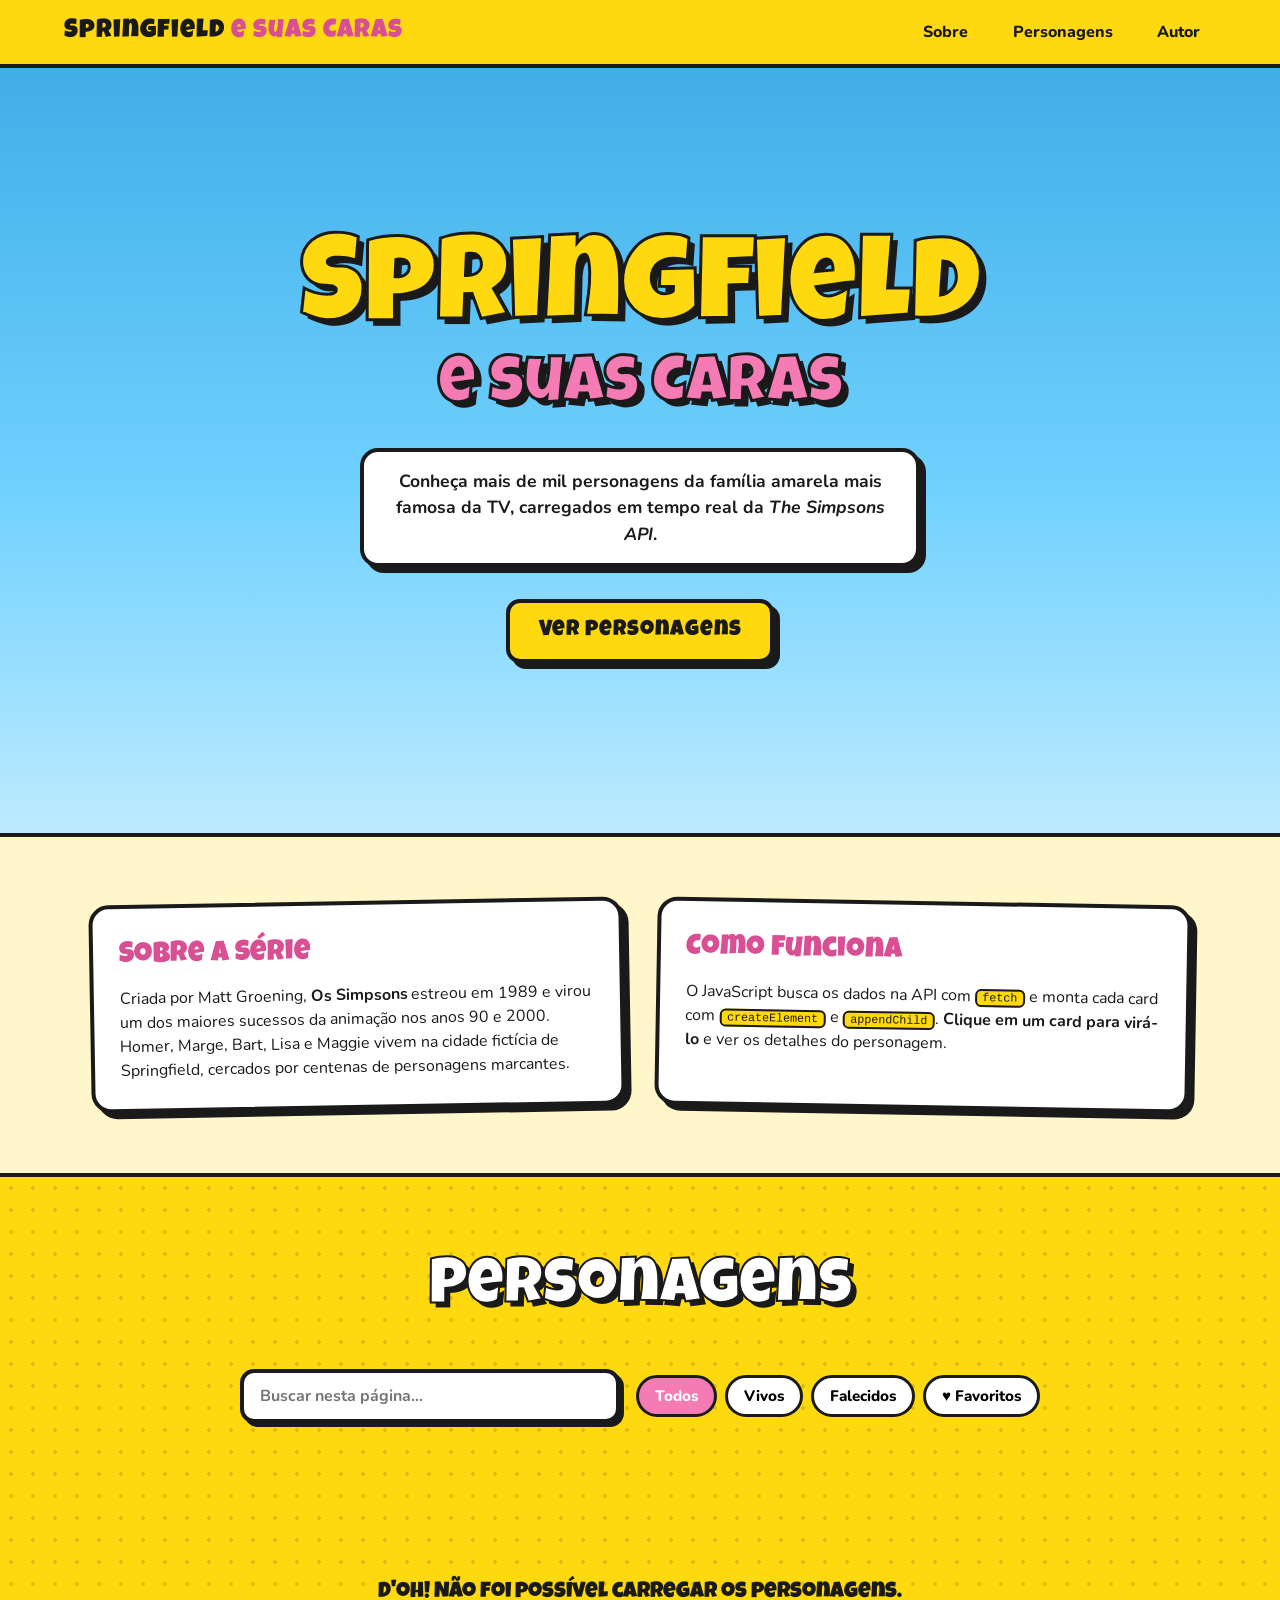
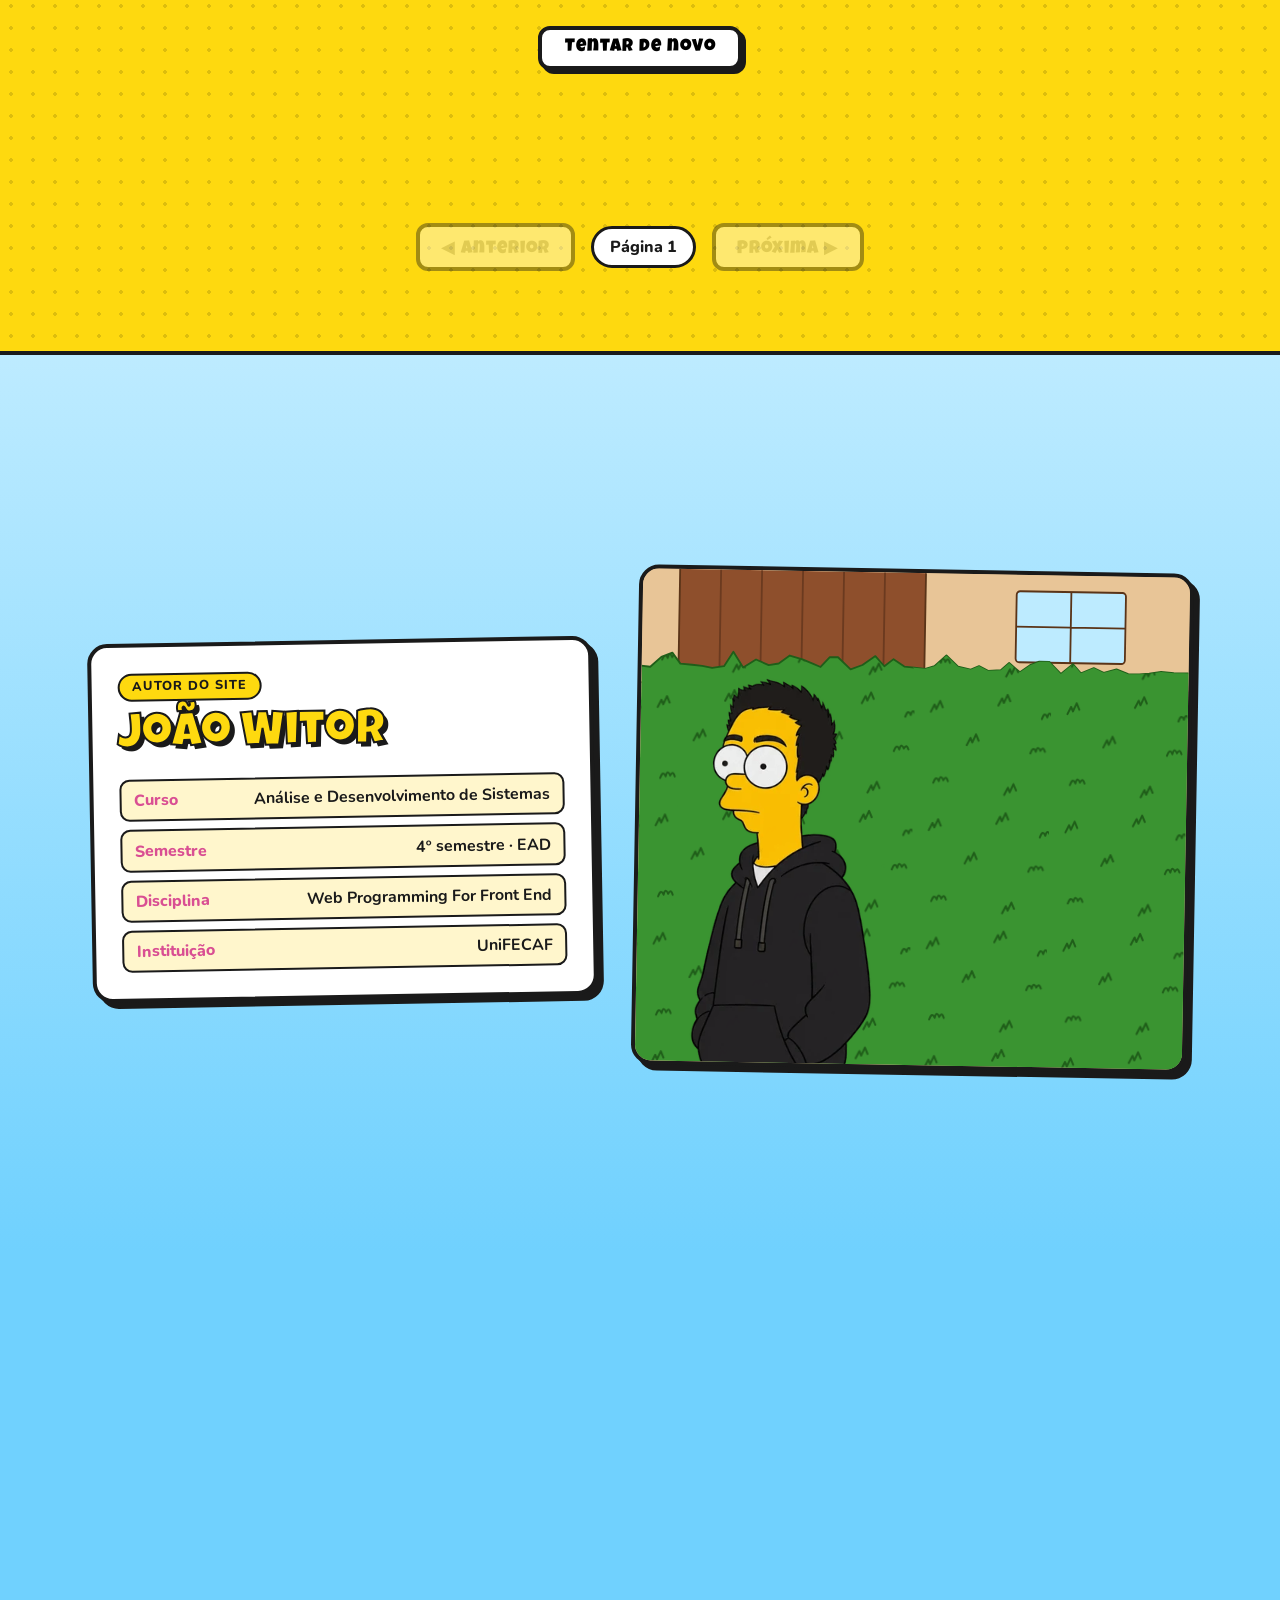
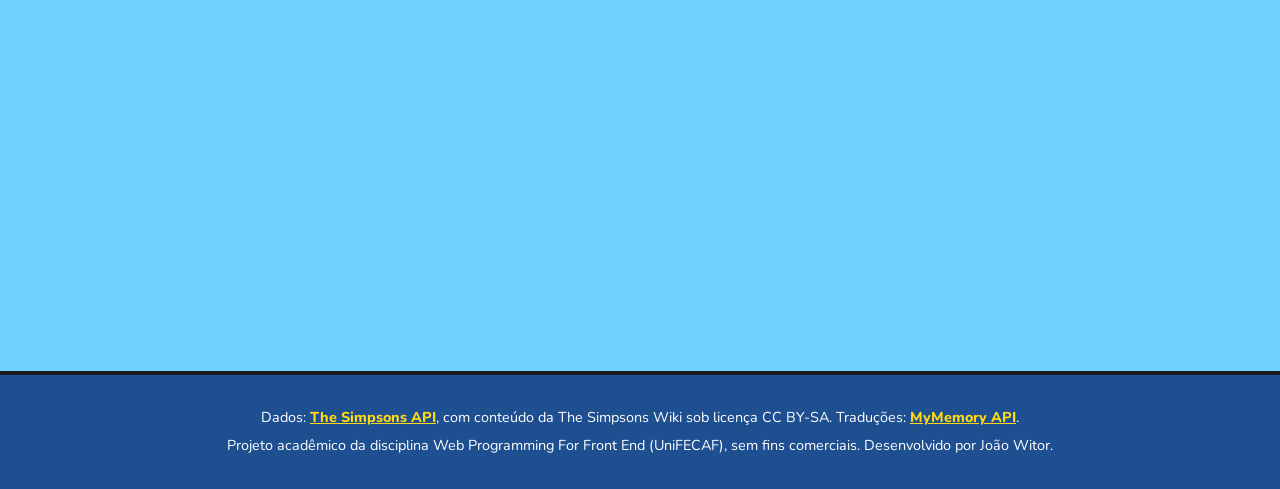
<file: index.html>
<!DOCTYPE html>
<html lang="pt-BR">
<head>
  <meta charset="UTF-8">
  <meta name="viewport" content="width=device-width, initial-scale=1.0">
  <meta name="description" content="Cards dinâmicos dos personagens de Os Simpsons, consumindo a The Simpsons API com JavaScript.">
  <title>Springfield e suas Caras | The Simpsons API</title>

  <!-- Luckiest Guy nos títulos, Nunito nos textos -->
  <link rel="preconnect" href="https://fonts.googleapis.com">
  <link rel="preconnect" href="https://fonts.gstatic.com" crossorigin>
  <link href="https://fonts.googleapis.com/css2?family=Luckiest+Guy&family=Nunito:wght@400;700;800&display=swap" rel="stylesheet">

  <link rel="stylesheet" href="css/style.css">
</head>
<body>

  <!-- Cabeçalho -->
  <header class="topo">
    <nav class="menu">
      <a href="#inicio" class="logo">Springfield<span>e suas Caras</span></a>
      <ul>
        <li><a href="#sobre">Sobre</a></li>
        <li><a href="#personagens">Personagens</a></li>
        <li><a href="#autor">Autor</a></li>
      </ul>
    </nav>
  </header>

  <!-- Abertura -->
  <section class="hero" id="inicio">
    <div class="nuvens" aria-hidden="true">
      <span class="nuvem n1"></span>
      <span class="nuvem n2"></span>
      <span class="nuvem n3"></span>
      <span class="nuvem n4"></span>
    </div>

    <h1 class="titulo-hero">
      <span>Springfield</span>
      <span>e suas Caras</span>
    </h1>

    <p class="subtitulo">
      Conheça <strong id="total">mais de mil</strong> personagens da família amarela
      mais famosa da TV, carregados em tempo real da <em>The Simpsons API</em>.
    </p>

    <a href="#personagens" class="botao">Ver personagens</a>
  </section>

  <!-- Sobre -->
  <section class="sobre" id="sobre">
    <div class="sobre-container">
      <article class="sobre-card">
        <h2>Sobre a série</h2>
        <p>
          Criada por Matt Groening, <strong>Os Simpsons</strong> estreou em 1989 e virou um
          dos maiores sucessos da animação nos anos 90 e 2000. Homer, Marge, Bart, Lisa e
          Maggie vivem na cidade fictícia de Springfield, cercados por centenas de
          personagens marcantes.
        </p>
      </article>

      <article class="sobre-card">
        <h2>Como funciona</h2>
        <p>
          O JavaScript busca os dados na API com
          <code>fetch</code> e monta cada card com <code>createElement</code> e
          <code>appendChild</code>. <strong>Clique em um card para virá-lo</strong> e ver
          os detalhes do personagem.
        </p>
      </article>
    </div>
  </section>

  <!-- Personagens -->
  <main class="personagens" id="personagens">
    <h2 class="titulo-secao">Personagens</h2>

    <div class="controles">
      <input type="search" id="busca" placeholder="Buscar nesta página..." aria-label="Buscar personagem pelo nome">

      <div class="filtros" role="group" aria-label="Filtrar personagens">
        <button type="button" class="filtro ativo" data-filtro="todos">Todos</button>
        <button type="button" class="filtro" data-filtro="vivos">Vivos</button>
        <button type="button" class="filtro" data-filtro="falecidos">Falecidos</button>
        <button type="button" class="filtro" data-filtro="favoritos">♥ Favoritos</button>
      </div>
    </div>

    <!-- Cards são criados pelo JavaScript -->
    <div id="cards" class="cards" aria-live="polite"></div>

    <p id="vazio" class="vazio" hidden>Nenhum personagem encontrado nesta página... D'oh!</p>

    <nav class="paginacao" aria-label="Paginação">
      <button type="button" id="anterior" disabled>◀ Anterior</button>
      <span id="pagina">Página 1</span>
      <button type="button" id="proxima" disabled>Próxima ▶</button>
    </nav>
  </main>

  <!-- Sobre o autor -->
  <section class="autor" id="autor">
    <div class="autor-palco">
      <div class="nuvens" aria-hidden="true">
        <span class="nuvem n1"></span>
        <span class="nuvem n4"></span>
      </div>

      <div class="autor-container">
        <article class="autor-card">
          <p class="autor-etiqueta">Autor do site</p>
          <h2>João Witor</h2>

          <dl class="autor-dados">
            <div><dt>Curso</dt><dd>Análise e Desenvolvimento de Sistemas</dd></div>
            <div><dt>Semestre</dt><dd>4º semestre · EAD</dd></div>
            <div><dt>Disciplina</dt><dd>Web Programming For Front End</dd></div>
            <div><dt>Instituição</dt><dd>UniFECAF</dd></div>
          </dl>
        </article>

        <!-- Cena onde me escondo na folhagem em referência à cena original -->
        <div class="cena" id="cena">
          <svg class="cena-svg" viewBox="0 0 600 540" role="img"
               aria-label="João Witor desenhado no estilo Os Simpsons, se escondendo atrás de uma cerca viva">
            <defs>
              <!-- Mesma textura nas duas camadas de folhagem, para não aparecer emenda -->
              <pattern id="folhagem" width="150" height="130" patternUnits="userSpaceOnUse">
                <rect width="150" height="130" fill="#3A9431"/>
                <g fill="none" stroke="#1F5E19" stroke-width="2.2" stroke-linecap="round" stroke-linejoin="round">
                  <path d="M18 22l4 -8l2 5l4 -9l3 7"/>
                  <path d="M92 14l4 -8l2 5l4 -9l3 7"/>
                  <path d="M58 58l4 -8l2 5l4 -9l3 7"/>
                  <path d="M128 66q3 -9 6 -2q2 -8 5 -1q3 -6 5 1"/>
                  <path d="M22 100q3 -9 6 -2q2 -8 5 -1q3 -6 5 1"/>
                  <path d="M100 112l4 -8l2 5l4 -9l3 7"/>
                  <path d="M140 28q3 -9 6 -2q2 -8 5 -1q3 -6 5 1"/>
                </g>
              </pattern>

              <!-- Contorno do muro -->
              <path id="formato-muro" d="M-10 102 L-1 107 L9 108 L21 97 L33 92 L42 104 L55 105 L66 106 L77 108 L90 106 L100 90 L111 107 L125 98 L139 104 L150 102 L162 93 L176 97 L186 101 L196 105 L206 94 L215 94 L229 107 L242 102 L256 92 L266 103 L276 95 L288 103 L299 104 L311 105 L321 102 L334 90 L347 102 L361 105 L370 101 L380 106 L394 105 L403 97 L415 107 L426 99 L436 95 L447 95 L460 108 L473 97 L482 107 L496 101 L507 106 L521 102 L534 107 L546 107 L557 106 L570 104 L584 105 L595 105 L604 105 L610 550 L-10 550Z"/>
              <clipPath id="recorte-muro"><use href="#formato-muro"/></clipPath>

              <!-- A linha da borda some perto do topo e da base -->
              <linearGradient id="contorno-meio" gradientUnits="userSpaceOnUse" x1="0" y1="130" x2="0" y2="520">
                <stop offset="0" stop-color="#1F5E19" stop-opacity="0"/>
                <stop offset=".25" stop-color="#1F5E19" stop-opacity="1"/>
                <stop offset=".6" stop-color="#1F5E19" stop-opacity="1"/>
                <stop offset=".85" stop-color="#1F5E19" stop-opacity="0"/>
              </linearGradient>
            </defs>

            <!-- Casa ao fundo -->
            <g stroke="#5A3418" stroke-width="2">
              <rect x="-5" y="-5" width="610" height="130" fill="#E8C597"/>
              <rect x="40" y="-5" width="270" height="125" fill="#8E4F2C"/>
              <path d="M85 -5V120M130 -5V120M175 -5V120M220 -5V120M265 -5V120" stroke="#6B3A1F" fill="none"/>
              <rect x="410" y="18" width="120" height="78" rx="4" fill="#BDEBFF"/>
              <path d="M470 18V96M410 57H530" fill="none"/>
            </g>

            <!-- Folhagem de trás -->
            <use href="#formato-muro" fill="url(#folhagem)" stroke="#1F5E19" stroke-width="2" stroke-linejoin="round"/>

            <!-- Personagem -->
            <image id="personagem" href="img/joao-simpson.webp" x="70" y="118" width="500" height="795"/>

            <!-- Folhagem da frente (metade direita); a borda é redesenhada pelo JavaScript -->
            <g id="cerca-frente" clip-path="url(#recorte-muro)">
              <path id="cerca-frente-folhas" fill="url(#folhagem)" d="M300 0H610V550H300Z"/>
              <path id="cerca-frente-borda" fill="none" stroke="url(#contorno-meio)" stroke-width="2.2" stroke-linejoin="round" d=""/>
            </g>
          </svg>
        </div>
      </div>
    </div>
  </section>

  <!-- Rodapé -->
  <footer class="rodape">
    <p>
      Dados: <a href="https://thesimpsonsapi.com/" target="_blank" rel="noopener">The Simpsons API</a>,
      com conteúdo da The Simpsons Wiki sob licença CC BY-SA.
      Traduções: <a href="https://mymemory.translated.net/" target="_blank" rel="noopener">MyMemory API</a>.
    </p>
    <p>Projeto acadêmico da disciplina Web Programming For Front End (UniFECAF), sem fins comerciais. Desenvolvido por João Witor.</p>
  </footer>

  <script src="js/script.js"></script>
</body>
</html>
</file>
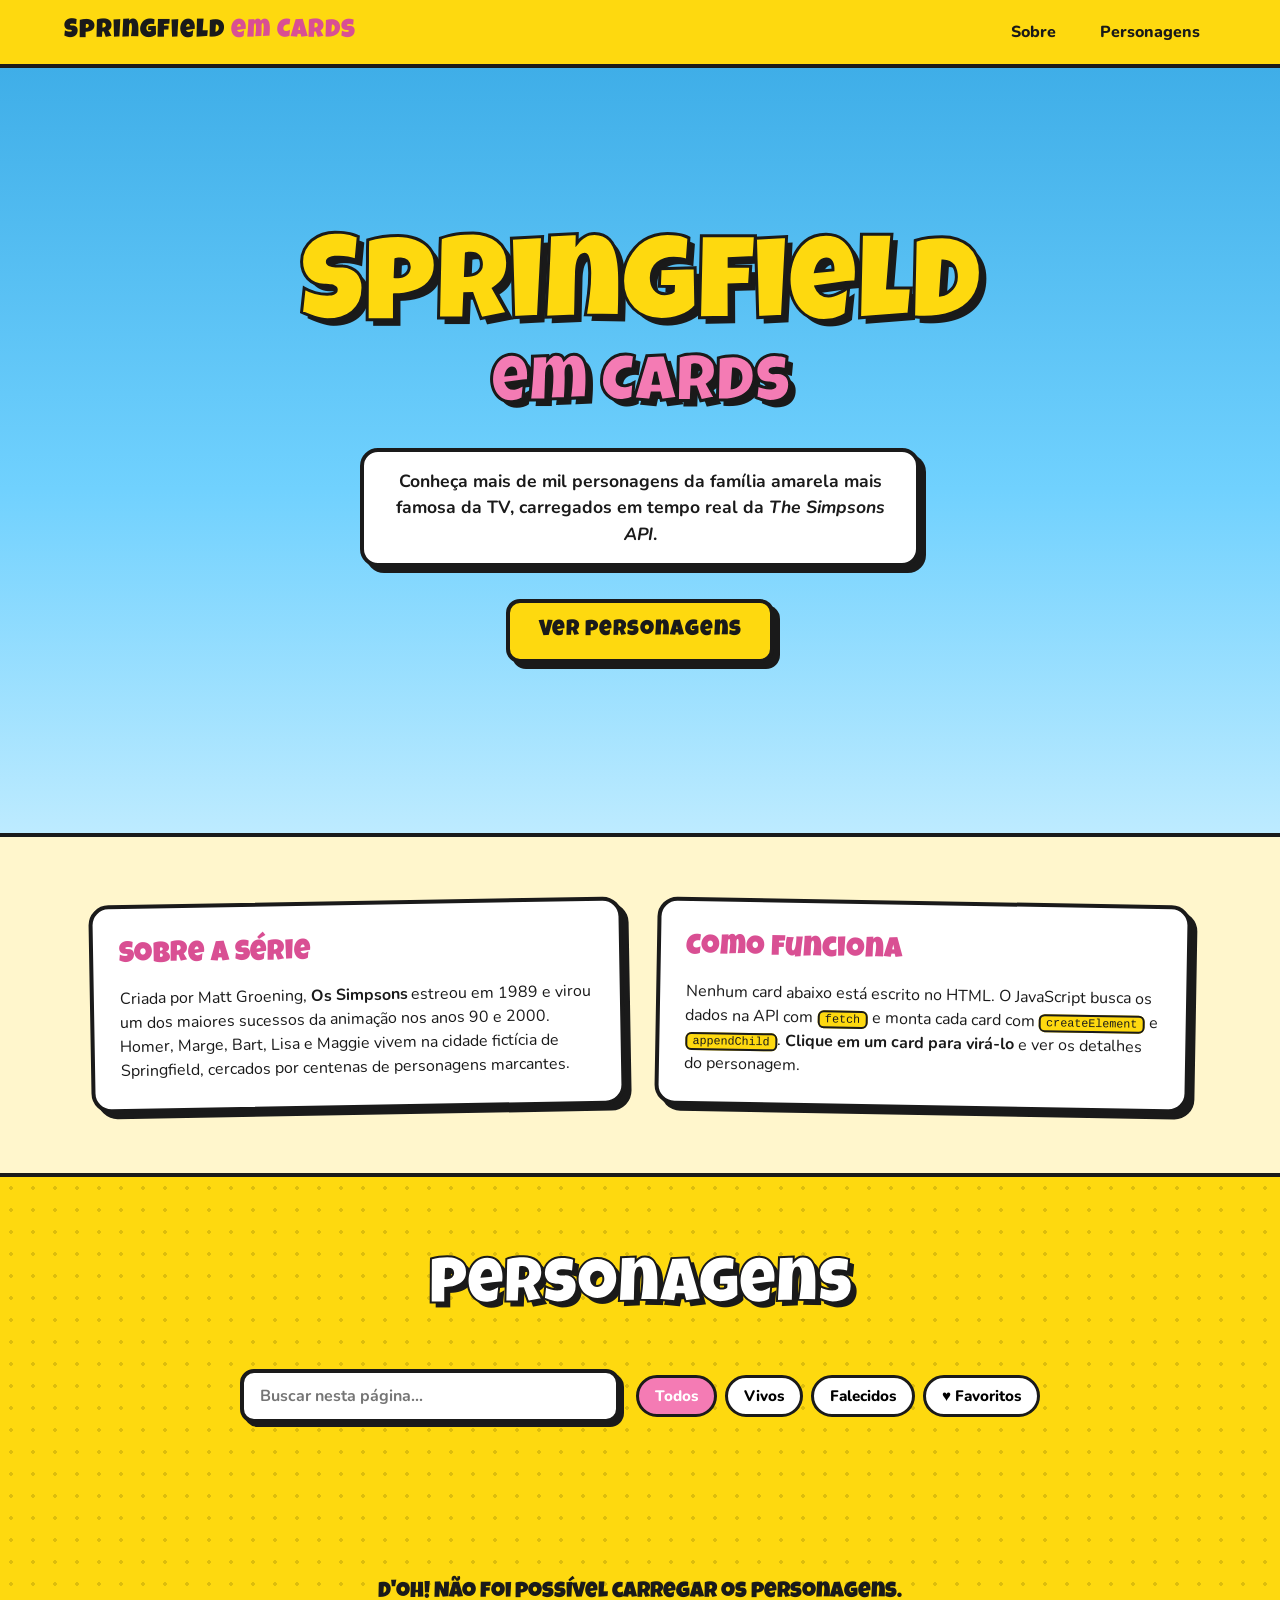
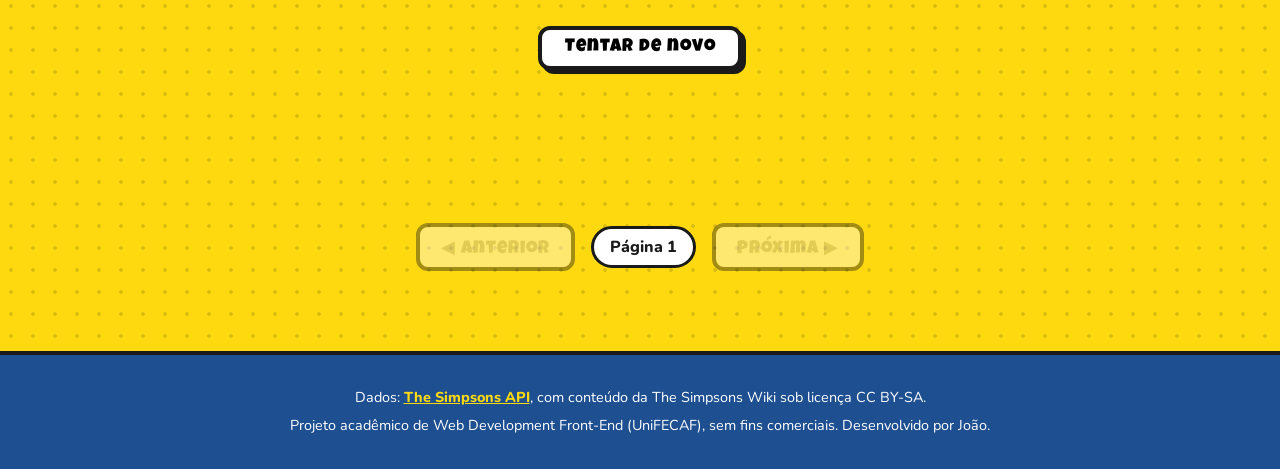
<file: index (5).html>
<!DOCTYPE html>
<html lang="pt-BR">
<head>
  <meta charset="UTF-8">
  <meta name="viewport" content="width=device-width, initial-scale=1.0">
  <meta name="description" content="Cards dinâmicos dos personagens de Os Simpsons, consumindo a The Simpsons API com JavaScript.">
  <title>Springfield em Cards | The Simpsons API</title>

  <!-- Fontes: Luckiest Guy (títulos estilo desenho) e Nunito (textos) -->
  <link rel="preconnect" href="https://fonts.googleapis.com">
  <link rel="preconnect" href="https://fonts.gstatic.com" crossorigin>
  <link href="https://fonts.googleapis.com/css2?family=Luckiest+Guy&family=Nunito:wght@400;700;800&display=swap" rel="stylesheet">

  <link rel="stylesheet" href="css/style.css">
</head>
<body>

  <!-- ===== CABEÇALHO ===== -->
  <header class="topo">
    <nav class="menu">
      <a href="#inicio" class="logo">Springfield<span>em Cards</span></a>
      <ul>
        <li><a href="#sobre">Sobre</a></li>
        <li><a href="#personagens">Personagens</a></li>
      </ul>
    </nav>
  </header>

  <!-- ===== ABERTURA (céu com nuvens, como na abertura da série) ===== -->
  <section class="hero" id="inicio">
    <div class="nuvens" aria-hidden="true">
      <span class="nuvem n1"></span>
      <span class="nuvem n2"></span>
      <span class="nuvem n3"></span>
      <span class="nuvem n4"></span>
    </div>

    <h1 class="titulo-hero">
      <span>Springfield</span>
      <span>em Cards</span>
    </h1>

    <p class="subtitulo">
      Conheça <strong id="total">mais de mil</strong> personagens da família amarela
      mais famosa da TV, carregados em tempo real da <em>The Simpsons API</em>.
    </p>

    <a href="#personagens" class="botao">Ver personagens</a>
  </section>

  <!-- ===== SOBRE ===== -->
  <section class="sobre" id="sobre">
    <div class="sobre-container">
      <article class="sobre-card">
        <h2>Sobre a série</h2>
        <p>
          Criada por Matt Groening, <strong>Os Simpsons</strong> estreou em 1989 e virou um
          dos maiores sucessos da animação nos anos 90 e 2000. Homer, Marge, Bart, Lisa e
          Maggie vivem na cidade fictícia de Springfield, cercados por centenas de
          personagens marcantes.
        </p>
      </article>

      <article class="sobre-card">
        <h2>Como funciona</h2>
        <p>
          Nenhum card abaixo está escrito no HTML. O JavaScript busca os dados na API com
          <code>fetch</code> e monta cada card com <code>createElement</code> e
          <code>appendChild</code>. <strong>Clique em um card para virá-lo</strong> e ver
          os detalhes do personagem.
        </p>
      </article>
    </div>
  </section>

  <!-- ===== PERSONAGENS (os cards são criados pelo JavaScript) ===== -->
  <main class="personagens" id="personagens">
    <h2 class="titulo-secao">Personagens</h2>

    <div class="controles">
      <input type="search" id="busca" placeholder="Buscar nesta página..." aria-label="Buscar personagem pelo nome">

      <div class="filtros" role="group" aria-label="Filtrar personagens">
        <button type="button" class="filtro ativo" data-filtro="todos">Todos</button>
        <button type="button" class="filtro" data-filtro="vivos">Vivos</button>
        <button type="button" class="filtro" data-filtro="falecidos">Falecidos</button>
        <button type="button" class="filtro" data-filtro="favoritos">♥ Favoritos</button>
      </div>
    </div>

    <!-- Container vazio: o JavaScript preenche com os cards -->
    <div id="cards" class="cards" aria-live="polite"></div>

    <p id="vazio" class="vazio" hidden>Nenhum personagem encontrado nesta página... D'oh!</p>

    <nav class="paginacao" aria-label="Paginação">
      <button type="button" id="anterior" disabled>◀ Anterior</button>
      <span id="pagina">Página 1</span>
      <button type="button" id="proxima" disabled>Próxima ▶</button>
    </nav>
  </main>

  <!-- ===== RODAPÉ ===== -->
  <footer class="rodape">
    <p>
      Dados: <a href="https://thesimpsonsapi.com/" target="_blank" rel="noopener">The Simpsons API</a>,
      com conteúdo da The Simpsons Wiki sob licença CC BY-SA.
    </p>
    <p>Projeto acadêmico de Web Development Front-End (UniFECAF), sem fins comerciais. Desenvolvido por João.</p>
  </footer>

  <script src="js/script.js"></script>
</body>
</html>
</file>
<file: css/style.css>
/* Springfield e suas Caras — visual inspirado em Os Simpsons */

/* ===== Variáveis ===== */
:root {
  --amarelo: #FED90F;
  --ceu: #70D1FE;
  --ceu-forte: #3FAEE8;
  --ceu-claro: #BDEBFF;
  --rosa: #F47BB4;
  --rosa-escuro: #D94F93;
  --verde: #3CB44B;
  --vermelho: #E4352B;
  --marrom: #C68642;
  --preto: #1A1A1A;
  --branco: #FFFFFF;
  --creme: #FFF6CC;
  --azul-escuro: #1E4F91;

  --fonte-titulo: 'Luckiest Guy', 'Comic Sans MS', cursive;
  --fonte-texto: 'Nunito', Arial, sans-serif;

  --borda: 4px solid var(--preto);
  --sombra: 6px 6px 0 var(--preto);
  --mola: cubic-bezier(.34, 1.56, .64, 1); /* passa um pouco do ponto e volta */
}

/* ===== Base ===== */
* { box-sizing: border-box; margin: 0; padding: 0; }
[hidden] { display: none !important; }

html { scroll-behavior: smooth; }

body {
  font-family: var(--fonte-texto);
  color: var(--preto);
  background: var(--ceu);
  line-height: 1.5;
}

img { max-width: 100%; display: block; }

code {
  background: var(--amarelo);
  border: 2px solid var(--preto);
  border-radius: 6px;
  padding: 0 .35rem;
  font-size: .9em;
}

/* ===== Cabeçalho ===== */
.topo {
  position: sticky;
  top: 0;
  z-index: 50;
  background: var(--amarelo);
  border-bottom: var(--borda);
}

.menu {
  max-width: 1200px;
  margin: 0 auto;
  padding: .8rem 1.5rem;
  display: flex;
  align-items: center;
  justify-content: space-between;
  gap: 1rem;
}

.logo {
  font-family: var(--fonte-titulo);
  font-size: 1.6rem;
  letter-spacing: 1px;
  color: var(--preto);
  text-decoration: none;
}

.logo span { color: var(--rosa-escuro); margin-left: .4rem; }

.menu ul { list-style: none; display: flex; gap: .8rem; }

.menu ul a {
  font-weight: 800;
  color: var(--preto);
  text-decoration: none;
  padding: .35rem .8rem;
  border: 3px solid transparent;
  border-radius: 10px;
  transition: background .2s, border-color .2s;
}

.menu ul a:hover { background: var(--branco); border-color: var(--preto); }

/* ===== Abertura ===== */
.hero {
  position: relative;
  min-height: 85vh;
  padding: 4rem 1.5rem;
  display: flex;
  flex-direction: column;
  align-items: center;
  justify-content: center;
  text-align: center;
  overflow: hidden;
  background: linear-gradient(180deg, var(--ceu-forte) 0%, var(--ceu) 55%, var(--ceu-claro) 100%);
}

/* Nuvens feitas só com CSS */
.nuvens { position: absolute; inset: 0; pointer-events: none; }

.nuvem {
  position: absolute;
  left: -260px;
  width: 200px;
  height: 60px;
  background: var(--branco);
  border-radius: 999px;
  animation: flutuar linear infinite;
}

.nuvem::before,
.nuvem::after {
  content: '';
  position: absolute;
  background: var(--branco);
  border-radius: 50%;
}

.nuvem::before { width: 90px;  height: 90px;  top: -45px; left: 30px; }
.nuvem::after  { width: 110px; height: 110px; top: -60px; right: 25px; }

.n1 { top: 18%; animation-duration: 40s; }
.n2 { top: 40%; transform: scale(.7); animation-duration: 55s; animation-delay: -18s; }
.n3 { top: 70%; transform: scale(1.2); animation-duration: 48s; animation-delay: -30s; }
.n4 { top: 8%;  transform: scale(.55); animation-duration: 65s; animation-delay: -45s; }

@keyframes flutuar {
  from { translate: 0 0; }
  to   { translate: calc(100vw + 560px) 0; }
}

.titulo-hero {
  position: relative;
  z-index: 1;
  font-family: var(--fonte-titulo);
  font-weight: 400;
  font-size: clamp(3rem, 11vw, 7.5rem);
  line-height: .95;
  color: var(--amarelo);
  -webkit-text-stroke: 3px var(--preto);
  text-shadow: 6px 6px 0 var(--preto);
  animation: surgir 1s var(--mola) backwards;
}

.titulo-hero span { display: block; }

.titulo-hero span:last-child {
  color: var(--rosa);
  font-size: .55em;
  margin-top: .3rem;
  animation: balancar 3s ease-in-out infinite;
}

.subtitulo {
  position: relative;
  z-index: 1;
  max-width: 560px;
  margin: 1.8rem auto 2rem;
  padding: 1rem 1.4rem;
  font-size: 1.1rem;
  font-weight: 700;
  background: var(--branco);
  border: var(--borda);
  border-radius: 18px;
  box-shadow: var(--sombra);
  animation: surgir 1s .2s var(--mola) backwards;
}

.botao {
  position: relative;
  z-index: 1;
  font-family: var(--fonte-titulo);
  font-size: 1.4rem;
  letter-spacing: 1px;
  color: var(--preto);
  text-decoration: none;
  background: var(--amarelo);
  border: var(--borda);
  border-radius: 14px;
  padding: .7rem 1.8rem;
  box-shadow: var(--sombra);
  transition: transform .15s, box-shadow .15s;
  animation: surgir 1s .4s var(--mola) backwards;
}

.botao:hover  { transform: translate(-2px, -2px); box-shadow: 8px 8px 0 var(--preto); }
.botao:active { transform: translate(4px, 4px);   box-shadow: 2px 2px 0 var(--preto); }

@keyframes surgir {
  from { opacity: 0; transform: scale(.3) translateY(80px); }
}

@keyframes balancar {
  0%, 100% { transform: rotate(-2deg); }
  50%      { transform: rotate(2deg) translateY(-4px); }
}

/* ===== Sobre ===== */
.sobre {
  background: var(--creme);
  border-top: var(--borda);
  padding: 4rem 1.5rem;
}

.sobre-container {
  max-width: 1100px;
  margin: 0 auto;
  display: grid;
  grid-template-columns: repeat(auto-fit, minmax(280px, 1fr));
  gap: 2rem;
}

.sobre-card {
  background: var(--branco);
  border: var(--borda);
  border-radius: 20px;
  box-shadow: var(--sombra);
  padding: 1.6rem;
}

.sobre-card:nth-child(1) { rotate: -1deg; }
.sobre-card:nth-child(2) { rotate: 1deg; }

.sobre-card h2 {
  font-family: var(--fonte-titulo);
  font-weight: 400;
  font-size: 1.8rem;
  color: var(--rosa-escuro);
  margin-bottom: .6rem;
}

/* ===== Personagens ===== */
.personagens {
  /* pontinhos de gibi */
  background-color: var(--amarelo);
  background-image: radial-gradient(rgba(0, 0, 0, .13) 2px, transparent 2px);
  background-size: 22px 22px;
  border-top: var(--borda);
  padding: 4rem 1.5rem 5rem;
  scroll-margin-top: 60px;
}

.titulo-secao {
  font-family: var(--fonte-titulo);
  font-weight: 400;
  font-size: clamp(2.4rem, 7vw, 4rem);
  text-align: center;
  color: var(--branco);
  -webkit-text-stroke: 2px var(--preto);
  text-shadow: 5px 5px 0 var(--preto);
}

.controles {
  max-width: 1200px;
  margin: 2rem auto 0;
  display: flex;
  flex-wrap: wrap;
  justify-content: center;
  align-items: center;
  gap: 1rem;
}

#busca {
  flex: 1 1 260px;
  max-width: 380px;
  font: 700 1rem var(--fonte-texto);
  padding: .75rem 1rem;
  border: var(--borda);
  border-radius: 14px;
  box-shadow: 4px 4px 0 var(--preto);
  outline: none;
}

#busca:focus { box-shadow: 4px 4px 0 var(--rosa-escuro); }

.filtros { display: flex; flex-wrap: wrap; gap: .5rem; justify-content: center; }

.filtro {
  font: 800 .95rem var(--fonte-texto);
  padding: .5rem 1rem;
  background: var(--branco);
  border: 3px solid var(--preto);
  border-radius: 999px;
  cursor: pointer;
  transition: transform .15s, background .15s;
}

.filtro:hover { transform: translateY(-2px); }
.filtro.ativo { background: var(--rosa); color: var(--branco); }

/* ===== Cards ===== */
.cards {
  max-width: 1200px;
  min-height: 320px;
  margin: 2.5rem auto;
  display: grid;
  grid-template-columns: repeat(auto-fill, minmax(240px, 1fr));
  gap: 2rem;
}

/* Os cards entram um de cada vez; o --i vem do JavaScript */
.card {
  height: 410px;
  perspective: 1000px;
  cursor: pointer;
  outline: none;
  animation: entrar .7s var(--mola) backwards;
  animation-delay: calc(var(--i, 0) * 70ms);
}

@keyframes entrar {
  from { opacity: 0; transform: translateY(80px) rotate(-6deg) scale(.7); }
}

/* Saída ao trocar de página */
.cards.saindo .card {
  animation: sair .35s ease-in forwards;
  animation-delay: calc(var(--i, 0) * 15ms);
}

@keyframes sair {
  to { opacity: 0; transform: translateY(-40px) rotate(4deg) scale(.85); }
}

/* Parte que gira */
.card-interno {
  position: relative;
  width: 100%;
  height: 100%;
  transform-style: preserve-3d;
  transform: rotateX(var(--rx, 0deg)) rotateY(var(--ry, 0deg));
  transition: transform .7s cubic-bezier(.4, .2, .2, 1);
}

.card.virado .card-interno {
  transform: rotateX(var(--rx, 0deg)) rotateY(calc(180deg + var(--ry, 0deg)));
}

/* Seguir o mouse, resposta imediata */
.card.inclinando .card-interno { transition: transform .12s ease-out; }

.card-frente,
.card-verso {
  position: absolute;
  inset: 0;
  display: flex;
  flex-direction: column;
  align-items: center;
  text-align: center;
  padding: 1rem;
  border: var(--borda);
  border-radius: 20px;
  box-shadow: var(--sombra);
  overflow: hidden;
  backface-visibility: hidden;
  -webkit-backface-visibility: hidden;
}

.card-frente { background: var(--branco); }

.card-verso {
  background: var(--rosa);
  transform: rotateY(180deg);
  justify-content: center;
}

.card:focus-visible .card-frente,
.card:focus-visible .card-verso {
  outline: 4px dashed var(--azul-escuro);
  outline-offset: 5px;
}

/* Frente do card */
.card-topo {
  width: 100%;
  display: flex;
  justify-content: space-between;
  align-items: flex-start;
  gap: .5rem;
}

.nome {
  font-family: var(--fonte-titulo);
  font-weight: 400;
  font-size: 1.25rem;
  letter-spacing: .5px;
  line-height: 1.1;
  text-align: left;
}

.fav {
  flex-shrink: 0;
  background: none;
  border: none;
  font-size: 1.7rem;
  line-height: 1;
  color: var(--vermelho);
  cursor: pointer;
  transition: transform .2s;
}

.fav:hover { transform: scale(1.2); }
.fav.ativo { animation: pulsar .45s; }

@keyframes pulsar {
  50% { transform: scale(1.6); }
}

.card-foto {
  width: 100%;
  height: 200px;
  margin: .6rem 0 .8rem;
  display: flex;
  align-items: flex-end;
  justify-content: center;
  border-radius: 14px;
  background: radial-gradient(circle at 50% 62%, var(--amarelo) 0 52%, transparent 53%);
}

.card-foto img {
  max-height: 100%;
  object-fit: contain;
  transition: transform .3s var(--mola);
}

.card:hover .card-foto img { transform: scale(1.07) translateY(-5px); }

.status {
  display: inline-flex;
  align-items: center;
  gap: .4rem;
  font-weight: 800;
  font-size: .85rem;
  padding: .2rem .8rem;
  background: #E6F8E9;
  border: 2px solid var(--preto);
  border-radius: 999px;
}

.status::before {
  content: '';
  width: 9px;
  height: 9px;
  border-radius: 50%;
  background: var(--verde);
}

.status.morto { background: #FDE6E4; }
.status.morto::before { background: var(--vermelho); }
.status.outro { background: #EEEEEE; }
.status.outro::before { background: #8A8A8A; }

.ocupacao {
  margin-top: .5rem;
  font-weight: 700;
  font-size: .95rem;
  color: #444;
  display: -webkit-box;
  -webkit-line-clamp: 2;
  -webkit-box-orient: vertical;
  overflow: hidden;
}

.dica {
  margin-top: auto;
  font-size: .72rem;
  font-weight: 800;
  letter-spacing: 1px;
  text-transform: uppercase;
  color: #8a8a8a;
}

/* Verso do card */
.nome-verso {
  font-family: var(--fonte-titulo);
  font-weight: 400;
  font-size: 1.4rem;
  line-height: 1.1;
  color: var(--branco);
  -webkit-text-stroke: 1px var(--preto);
  text-shadow: 3px 3px 0 var(--preto);
}

.detalhes {
  list-style: none;
  width: 100%;
  margin: 1rem 0;
  display: grid;
  gap: .45rem;
}

.detalhes li {
  display: flex;
  justify-content: space-between;
  gap: .5rem;
  font-size: .9rem;
  background: var(--branco);
  border: 2px solid var(--preto);
  border-radius: 10px;
  padding: .35rem .7rem;
}

.balao {
  position: relative;
  width: 100%;
  margin: .3rem 0 1.4rem;
  padding: .8rem 1rem;
  font-weight: 800;
  font-style: italic;
  font-size: .95rem;
  background: var(--branco);
  border: 3px solid var(--preto);
  border-radius: 18px;
  display: -webkit-box;
  -webkit-line-clamp: 4;
  -webkit-box-orient: vertical;
  overflow: hidden;
  transition: opacity .3s;
}

.card-verso .dica { margin-top: 0; color: var(--preto); }

/* Frase em inglês esperando a tradução */
.balao.traduzindo { opacity: .55; }

/* ===== Carregando e erro ===== */
.carregando,
.erro {
  grid-column: 1 / -1;
  display: flex;
  flex-direction: column;
  align-items: center;
  justify-content: center;
  gap: 1rem;
  padding: 3rem 1rem;
  text-align: center;
  font-family: var(--fonte-titulo);
  font-size: 1.4rem;
}

.progresso {
  font-family: var(--fonte-texto);
  font-size: 1rem;
  font-weight: 800;
  margin-top: -.6rem;
}

.donut {
  width: 90px;
  height: 90px;
  border-radius: 50%;
  background:
    radial-gradient(circle at 30% 32%, var(--branco) 0 3px, transparent 4px),
    radial-gradient(circle at 70% 34%, var(--ceu-forte) 0 3px, transparent 4px),
    radial-gradient(circle at 66% 70%, var(--amarelo) 0 3px, transparent 4px),
    radial-gradient(circle at 30% 68%, var(--verde) 0 3px, transparent 4px),
    radial-gradient(circle, transparent 0 20%, var(--marrom) 21% 26%, var(--rosa) 27% 62%, var(--marrom) 63% 70%, transparent 71%);
  animation: girar 1.1s linear infinite;
}

@keyframes girar { to { transform: rotate(360deg); } }

.erro button {
  font: 400 1.1rem var(--fonte-titulo);
  letter-spacing: 1px;
  padding: .6rem 1.4rem;
  background: var(--branco);
  border: var(--borda);
  border-radius: 12px;
  box-shadow: 4px 4px 0 var(--preto);
  cursor: pointer;
}

.vazio {
  text-align: center;
  font-family: var(--fonte-titulo);
  font-size: 1.5rem;
  margin: -1rem 0 2rem;
}

/* ===== Paginação ===== */
.paginacao {
  display: flex;
  flex-wrap: wrap;
  justify-content: center;
  align-items: center;
  gap: 1rem;
}

.paginacao button {
  font: 400 1.1rem var(--fonte-titulo);
  letter-spacing: 1px;
  padding: .6rem 1.3rem;
  background: var(--branco);
  border: var(--borda);
  border-radius: 12px;
  box-shadow: 4px 4px 0 var(--preto);
  cursor: pointer;
  transition: transform .15s, box-shadow .15s;
}

.paginacao button:hover:not(:disabled) { transform: translate(-2px, -2px); box-shadow: 6px 6px 0 var(--preto); }
.paginacao button:active:not(:disabled) { transform: translate(3px, 3px); box-shadow: 1px 1px 0 var(--preto); }
.paginacao button:disabled { opacity: .4; cursor: not-allowed; box-shadow: none; }

#pagina {
  font-weight: 800;
  padding: .4rem 1rem;
  background: var(--branco);
  border: 3px solid var(--preto);
  border-radius: 999px;
}

/* ===== Sobre o autor ===== */
.autor { scroll-margin-top: 60px; }

.autor-palco {
  position: relative;
  overflow: hidden;
  border-top: var(--borda);
  padding: 4rem 1.5rem;
  background: linear-gradient(180deg, var(--ceu-claro) 0%, var(--ceu) 100%);
}

.autor-container {
  position: relative;
  z-index: 1; /* acima das nuvens */
  max-width: 1100px;
  margin: 0 auto;
  display: grid;
  grid-template-columns: 1fr 1.1fr;
  align-items: center;
  gap: 2.5rem;
}

.autor-card {
  background: var(--branco);
  border: var(--borda);
  border-radius: 20px;
  box-shadow: var(--sombra);
  padding: 1.6rem;
  rotate: -1deg;
}

.autor-etiqueta {
  display: inline-block;
  font-weight: 800;
  font-size: .8rem;
  letter-spacing: 1px;
  text-transform: uppercase;
  background: var(--amarelo);
  border: 2px solid var(--preto);
  border-radius: 999px;
  padding: .15rem .8rem;
}

.autor-card h2 {
  font-family: var(--fonte-titulo);
  font-weight: 400;
  font-size: clamp(2.2rem, 5vw, 3rem);
  line-height: 1.1;
  margin: .6rem 0 1rem;
  color: var(--amarelo);
  -webkit-text-stroke: 2px var(--preto);
  text-shadow: 4px 4px 0 var(--preto);
}

.autor-dados { display: grid; gap: .5rem; }

.autor-dados div {
  display: flex;
  flex-wrap: wrap;
  justify-content: space-between;
  gap: .2rem 1rem;
  background: var(--creme);
  border: 2px solid var(--preto);
  border-radius: 10px;
  padding: .45rem .8rem;
}

.autor-dados dt { font-weight: 800; color: var(--rosa-escuro); }
.autor-dados dd { font-weight: 700; text-align: right; }

/* Quadro com a cena da cerca viva (o desenho é um SVG no HTML) */
.cena {
  width: 100%;
  max-width: 560px;
  justify-self: center;
  aspect-ratio: 10 / 9;
  overflow: hidden;
  background: #E8C597;
  border: var(--borda);
  border-radius: 20px;
  box-shadow: var(--sombra);
  rotate: 1deg;
}

.cena-svg { display: block; width: 100%; height: 100%; }

#cerca-frente { transform-box: fill-box; transform-origin: 50% 100%; }
#cerca-frente.farfalhar { animation: farfalhar .5s ease-out; }

@keyframes farfalhar {
  25% { transform: scale(1.012, 1.02); }
  55% { transform: scale(.996, .99); }
}

/* Em telas grandes a seção fica mais alta que a tela e o palco gruda no
   topo; é esse trecho extra de scroll que move o personagem. */
@media (min-width: 801px) and (min-height: 640px) {
  .autor { height: 180vh; }

  .autor-palco {
    position: sticky;
    top: 0;
    height: 100vh;
    display: flex;
    align-items: center;
    padding-top: 6rem; /* espaço do cabeçalho */
  }

  .autor-container { width: 100%; }

  /* não deixa a cena ficar mais alta que a tela */
  .cena { max-width: min(560px, calc((100vh - 11rem) * 10 / 9)); }
}

/* ===== Rodapé ===== */
.rodape {
  background: var(--azul-escuro);
  color: var(--branco);
  border-top: var(--borda);
  padding: 2rem 1.5rem;
  text-align: center;
  font-size: .9rem;
  display: grid;
  gap: .4rem;
}

.rodape a { color: var(--amarelo); font-weight: 800; }

/* ===== Responsivo ===== */
@media (max-width: 600px) {
  .menu ul { display: none; }
  .hero { min-height: 72vh; }
  .subtitulo { font-size: 1rem; }
  .cards { gap: 1.5rem; }
}

/* No celular a cena vem antes do cartão, para sobrar scroll depois dela */
@media (max-width: 800px) {
  .autor-container { grid-template-columns: 1fr; gap: 2rem; }
  .cena { order: -1; max-width: 420px; }
}

/* Para quem pediu menos movimento no sistema */
@media (prefers-reduced-motion: reduce) {
  *, *::before, *::after {
    animation-duration: .01ms !important;
    animation-iteration-count: 1 !important;
    transition-duration: .01ms !important;
  }
  html { scroll-behavior: auto; }
}
</file>
